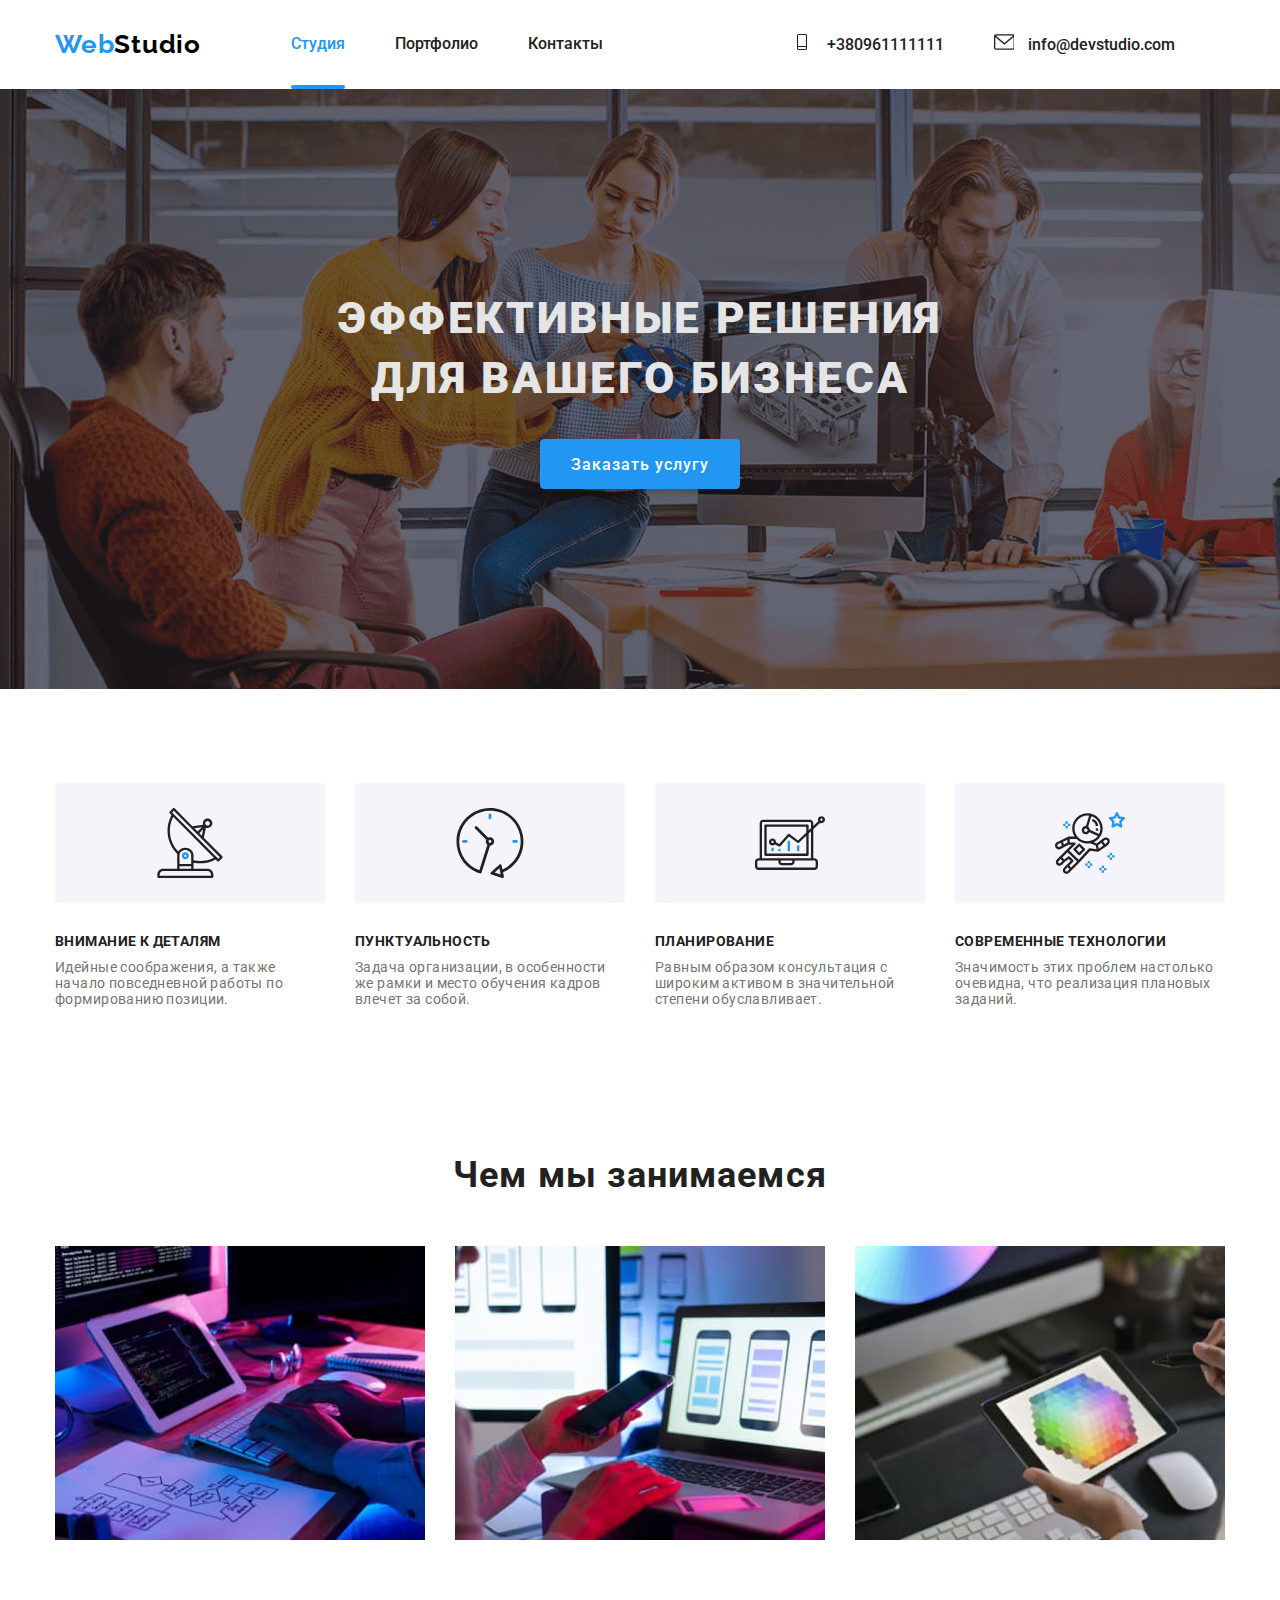
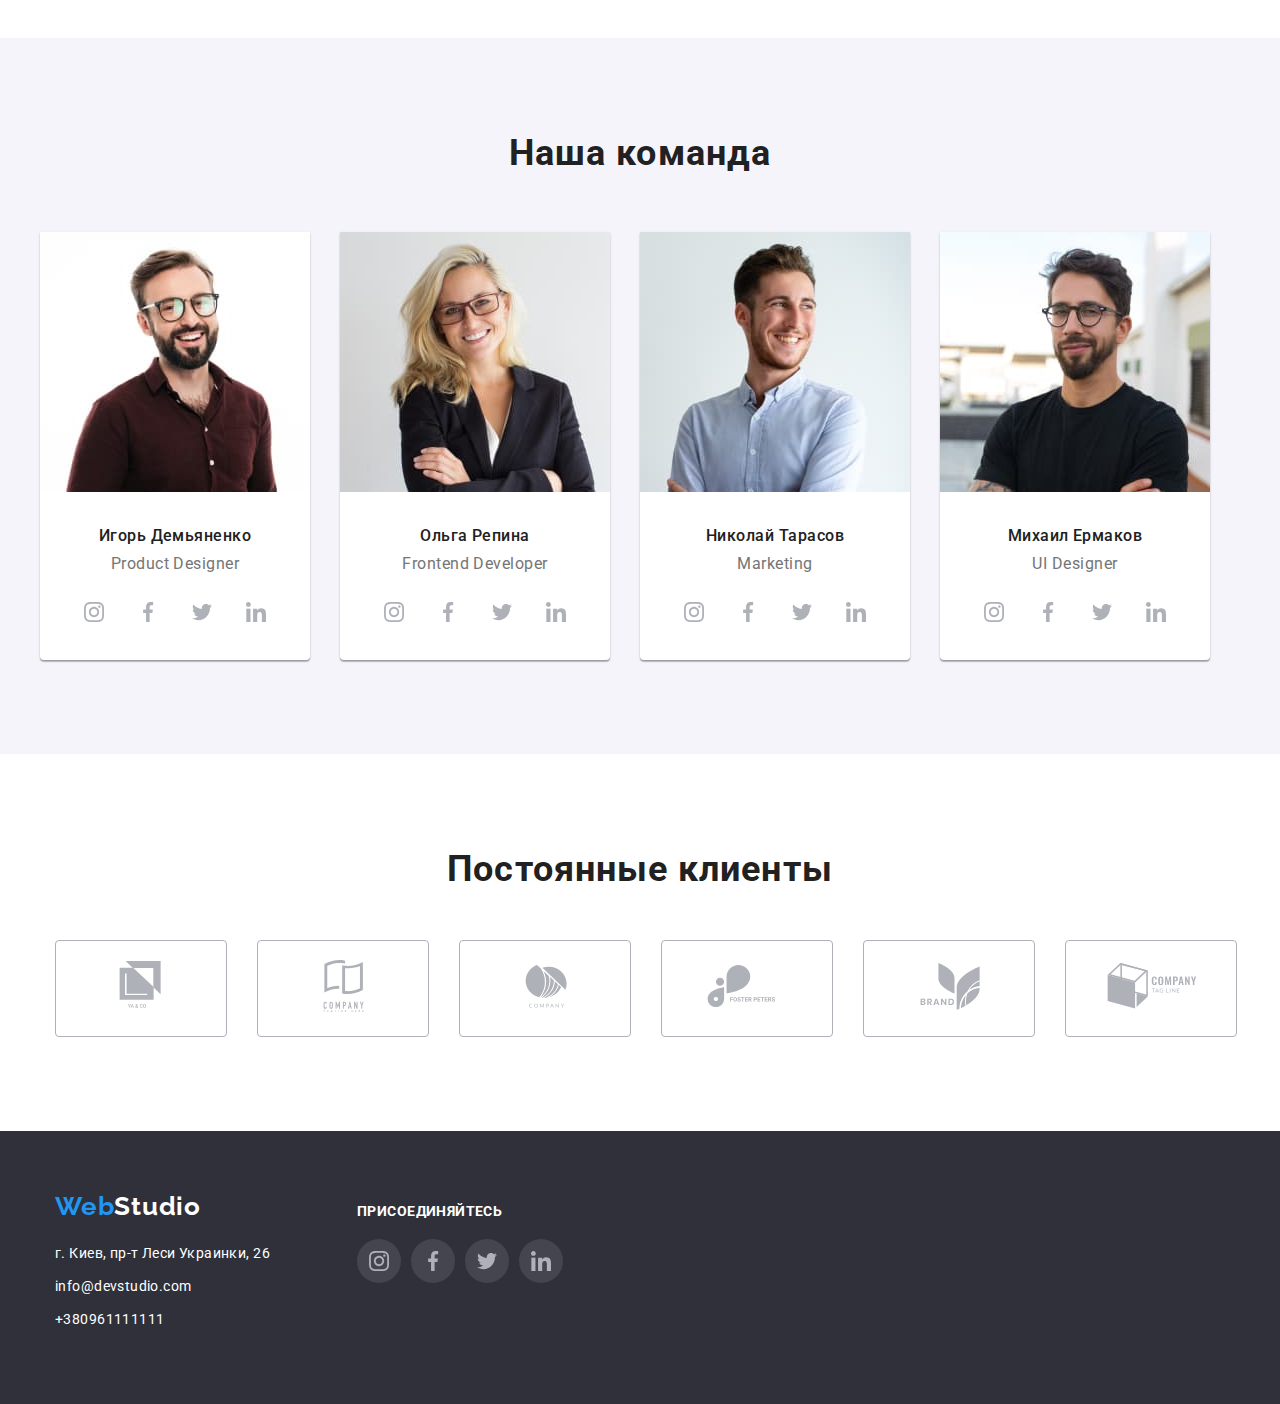
<file: index.html>
<!DOCTYPE html>
<html lang="ru">
  <head>
    <meta charset="UTF-8" />
    <link
      rel="stylesheet"
      href="https://cdnjs.cloudflare.com/ajax/libs/modern-normalize/1.0.0/modern-normalize.css"
    />
    <link
      href="https://fonts.googleapis.com/css2?family=Raleway:wght@700&family=Roboto:wght@400;500;700;900&display=swap"
      rel="stylesheet"
    />
    <link rel="stylesheet" href="css/styles.css" />
    <title>Web Studio</title>
  </head>
  <body>
    <!--=============HEADER-ШАПКА==============-->
    <header class="header">
      <div class="contanier">
        <nav class="navigation">
          <a class="webstudio" href="./index.html">
            <span class="web">Web</span>Studio</a
          >
          <ul class="navigation__list">
            <li class="navigation__item">
              <a class="current" href="./index.html">Студия</a>
            </li>
            <li class="navigation__item">
              <a href="./portfolio.html">Портфолио</a>
            </li>
            <li class="navigation__item">
              <a href="./index.html">Контакты</a>
            </li>
          </ul>
        </nav>
        <!--__________adress-contact___________-->
        <address class="adress">
          <ul class="navigation">
            <li class="navigation__item">
              <a href="tel:380961111111">
                <svg>
                  <use href="./images/sprite.svg#tel"></use></svg
                >+380961111111</a
              >
            </li>
            <li class="navigation__item">
              <a href="mailto:info@devstudio.com">
                <svg>
                  <use href="./images/sprite.svg#mail"></use>
                </svg>
                info@devstudio.com</a
              >
            </li>
          </ul>
        </address>
      </div>
    </header>
    <main>
      <!--==============HERO-ГЕРОЙ===============-->
      <section class="hero">
        <div class="contanier">
          <h1 class="hero_title">
            Эффективные решения <br />для вашего бизнеса
          </h1>
          <button class="button" type="button" data-modal-open>
            Заказать услугу
          </button>
        </div>
      </section>
      <!--=========ADVANTAGE-ПРЕМУЩЕСТВО=========-->
      <!--_____________ADVANTAGE-ITEM____________-->
      <section class="advantage">
        <div class="contanier">
          <h2 class="heading-main">Наши преимущества</h2>
          <ul class="advantage__list">
            <li class="advantage__card">
              <div class="svg-advantage">
                <svg>
                  <use href="./images/sprite.svg#antenna"></use>
                </svg>
              </div>
              <h3 class="advantage__heading">Внимание к деталям</h3>
              <p class="advantage__text">
                Идейные соображения, а также начало повседневной работы по
                формированию позиции.
              </p>
            </li>
            <li class="advantage__card">
              <div class="svg-advantage">
                <svg>
                  <use href="./images/sprite.svg#clock" width="70px"></use>
                </svg>
              </div>
              <h3 class="advantage__heading">Пунктуальность</h3>
              <p class="advantage__text">
                Задача организации, в особенности же рамки и место обучения
                кадров влечет за собой.
              </p>
            </li>
            <li class="advantage__card">
              <div class="svg-advantage">
                <svg>
                  <use href="./images/sprite.svg#diagram" width="70px"></use>
                </svg>
              </div>
              <h3 class="advantage__heading">Планирование</h3>
              <p class="advantage__text">
                Равным образом консультация с широким активом в значительной
                степени обуславливает.
              </p>
            </li>
            <li class="advantage__card">
              <div class="svg-advantage">
                <svg>
                  <use href="./images/sprite.svg#astronaut" width="70px"></use>
                </svg>
              </div>
              <h3 class="advantage__heading">Современные технологии</h3>
              <p class="advantage__text">
                Значимость этих проблем настолько очевидна, что реализация
                плановых заданий.
              </p>
            </li>
          </ul>
        </div>
      </section>
      <!--=============SERVICE-УСЛУГИ============-->
      <section class="service">
        <div class="contanier">
          <h2 class="heading-main">Чем мы занимаемся</h2>
          <ul class="service__list">
            <li class="service__img">
              <img
                src="./images/img.jpg"
                alt="Десктопные приложения"
                width="370"
              />
            </li>
            <li class="service__img">
              <img
                src="./images/img-1.jpg"
                alt="Мобильные приложения"
                width="370"
              />
            </li>
            <li class="service__img">
              <img
                src="./images/img-2.jpg"
                alt="Дизайнерские решения"
                width="370"
              />
            </li>
          </ul>
        </div>
      </section>
      <!--=============TEAM-КОМАНДА==============-->
      <section class="team">
        <div class="container">
          <h2 class="heading-main">Наша команда</h2>
          <ul class="team__list">
            <li class="team__card-items">
              <img
                src="./images/img-3.jpg"
                alt="Игорь Демьяненко"
                width="270"
              />
              <h3 class="team__name">Игорь Демьяненко</h3>
              <p class="team__post">Product Designer</p>
              <ul class="links">
                <li>
                  <a class="social-link" href="https://www.instagram.com/">
                    <svg>
                      <use href="./images/sprite.svg#instagram"></use>
                    </svg>
                  </a>
                </li>
                <li>
                  <a class="social-link" href="https://www.facebook.com/">
                    <svg>
                      <use href="./images/sprite.svg#facebook"></use>
                    </svg>
                  </a>
                </li>
                <li>
                  <a class="social-link" href="https://www.twitter.com">
                    <svg>
                      <use href="./images/sprite.svg#twitter"></use>
                    </svg>
                  </a>
                </li>
                <li>
                  <a class="social-link" href="https://www.linkedin.com">
                    <svg>
                      <use href="./images/sprite.svg#linkedin"></use>
                    </svg>
                  </a>
                </li>
              </ul>
            </li>
            <li class="team__card-items">
              <img src="./images/img-4.jpg" alt="Ольга Репина" width="270" />
              <h3 class="team__name">Ольга Репина</h3>
              <p class="team__post">Frontend Developer</p>
              <ul class="links">
                <li>
                  <a class="social-link" href="https://www.instagram.com/">
                    <svg>
                      <use href="./images/sprite.svg#instagram"></use>
                    </svg>
                  </a>
                </li>
                <li>
                  <a class="social-link" href="https://www.facebook.com/">
                    <svg>
                      <use href="./images/sprite.svg#facebook"></use>
                    </svg>
                  </a>
                </li>
                <li>
                  <a class="social-link" href="https://www.twitter.com">
                    <svg>
                      <use href="./images/sprite.svg#twitter"></use>
                    </svg>
                  </a>
                </li>
                <li>
                  <a class="social-link" href="https://www.linkedin.com">
                    <svg>
                      <use href="./images/sprite.svg#linkedin"></use>
                    </svg>
                  </a>
                </li>
              </ul>
            </li>
            <li class="team__card-items">
              <img src="./images/img-5.jpg" alt="Николай Тарасов" width="270" />
              <h3 class="team__name">Николай Тарасов</h3>
              <p class="team__post">Marketing</p>
              <ul class="links">
                <li>
                  <a class="social-link" href="https://www.instagram.com/">
                    <svg>
                      <use href="./images/sprite.svg#instagram"></use>
                    </svg>
                  </a>
                </li>
                <li>
                  <a class="social-link" href="https://www.facebook.com/">
                    <svg>
                      <use href="./images/sprite.svg#facebook"></use>
                    </svg>
                  </a>
                </li>
                <li>
                  <a class="social-link" href="https://www.twitter.com">
                    <svg>
                      <use href="./images/sprite.svg#twitter"></use>
                    </svg>
                  </a>
                </li>
                <li>
                  <a class="social-link" href="https://www.linkedin.com">
                    <svg>
                      <use href="./images/sprite.svg#linkedin"></use>
                    </svg>
                  </a>
                </li>
              </ul>
            </li>
            <li class="team__card-items">
              <img src="./images/img-6.jpg" alt="Михаил Ермаков" width="270" />
              <h3 class="team__name">Михаил Ермаков</h3>
              <p class="team__post">UI Designer</p>
              <ul class="links">
                <li>
                  <a class="social-link" href="https://www.instagram.com/">
                    <svg>
                      <use href="./images/sprite.svg#instagram"></use>
                    </svg>
                  </a>
                </li>
                <li>
                  <a class="social-link" href="https://www.facebook.com/">
                    <svg>
                      <use href="./images/sprite.svg#facebook"></use>
                    </svg>
                  </a>
                </li>
                <li>
                  <a class="social-link" href="https://www.twitter.com">
                    <svg>
                      <use href="./images/sprite.svg#twitter"></use>
                    </svg>
                  </a>
                </li>
                <li>
                  <a class="social-link" href="https://www.linkedin.com">
                    <svg>
                      <use href="./images/sprite.svg#linkedin"></use>
                    </svg>
                  </a>
                </li>
              </ul>
            </li>
          </ul>
        </div>
      </section>
      <!--================CLIENTS================-->
      <section class="client">
        <div class="contanier">
          <h4 class="heading-main">Постоянные клиенты</h4>
          <ul class="clients">
            <li class="card-client">
              <a href="">
                <svg>
                  <use href="./images/sprite.svg#client1"></use>
                </svg>
              </a>
            </li>
            <li class="card-client">
              <a href="">
                <svg>
                  <use href="./images/sprite.svg#client2"></use>
                </svg>
              </a>
            </li>
            <li class="card-client">
              <a href="">
                <svg>
                  <use href="./images/sprite.svg#client3"></use>
                </svg>
              </a>
            </li>
            <li class="card-client">
              <a href="">
                <svg>
                  <use href="./images/sprite.svg#client4"></use>
                </svg>
              </a>
            </li>
            <li class="card-client">
              <a href="">
                <svg>
                  <use href="./images/sprite.svg#client5"></use>
                </svg>
              </a>
            </li>
            <li class="card-client">
              <a href="">
                <svg>
                  <use href="./images/sprite.svg#client6"></use>
                </svg>
              </a>
            </li>
          </ul>
        </div>
      </section>
    </main>
    <!--=============FOOTER-ПОДВАЛ=============-->
    <footer class="footer">
      <div class="contanier">
        <address class="footer__item-adress">
          <div class="adress-list">
            <a class="webstudio" href="./index.html">
              <span class="web">Web</span>Studio</a
            >
            <!--______FOOTER-ADRESS_____-->
            <ul class="footer__adress">
              <li class="adress-link">
                <a href="https://goo.gl/maps/2c2kjHNSKJ136nSG8" target="_blank">
                  г. Киев, пр-т Леси Украинки, 26
                </a>
              </li>
              <li class="adress-link">
                <a href="mailto:info@devstudio.com">info@devstudio.com</a>
              </li>
              <li class="adress-link">
                <a href="tel:380961111111"> +380961111111 </a>
              </li>
            </ul>
          </div>
        </address>
        <!--____JOIN-LINKS-->
        <div class="join-link">
          <h2 class="join">ПРИСОЕДИНЯЙТЕСЬ</h2>
          <ul class="social-list-link">
            <li>
              <a class="social-link" href="https://www.instagram.com/">
                <svg>
                  <use href="./images/sprite.svg#instagram"></use>
                </svg>
              </a>
            </li>
            <li>
              <a class="social-link" href="https://www.facebook.com/">
                <svg>
                  <use href="./images/sprite.svg#facebook"></use>
                </svg>
              </a>
            </li>
            <li>
              <a class="social-link" href="https://www.twitter.com">
                <svg>
                  <use href="./images/sprite.svg#twitter"></use>
                </svg>
              </a>
            </li>
            <li>
              <a class="social-link" href="https://www.linkedin.com">
                <svg>
                  <use href="./images/sprite.svg#linkedin"></use>
                </svg>
              </a>
            </li>
          </ul>
        </div>
      </div>
    </footer>
    <!--===============MODAL-BTN==============-->
  </body>
</html>
</file>
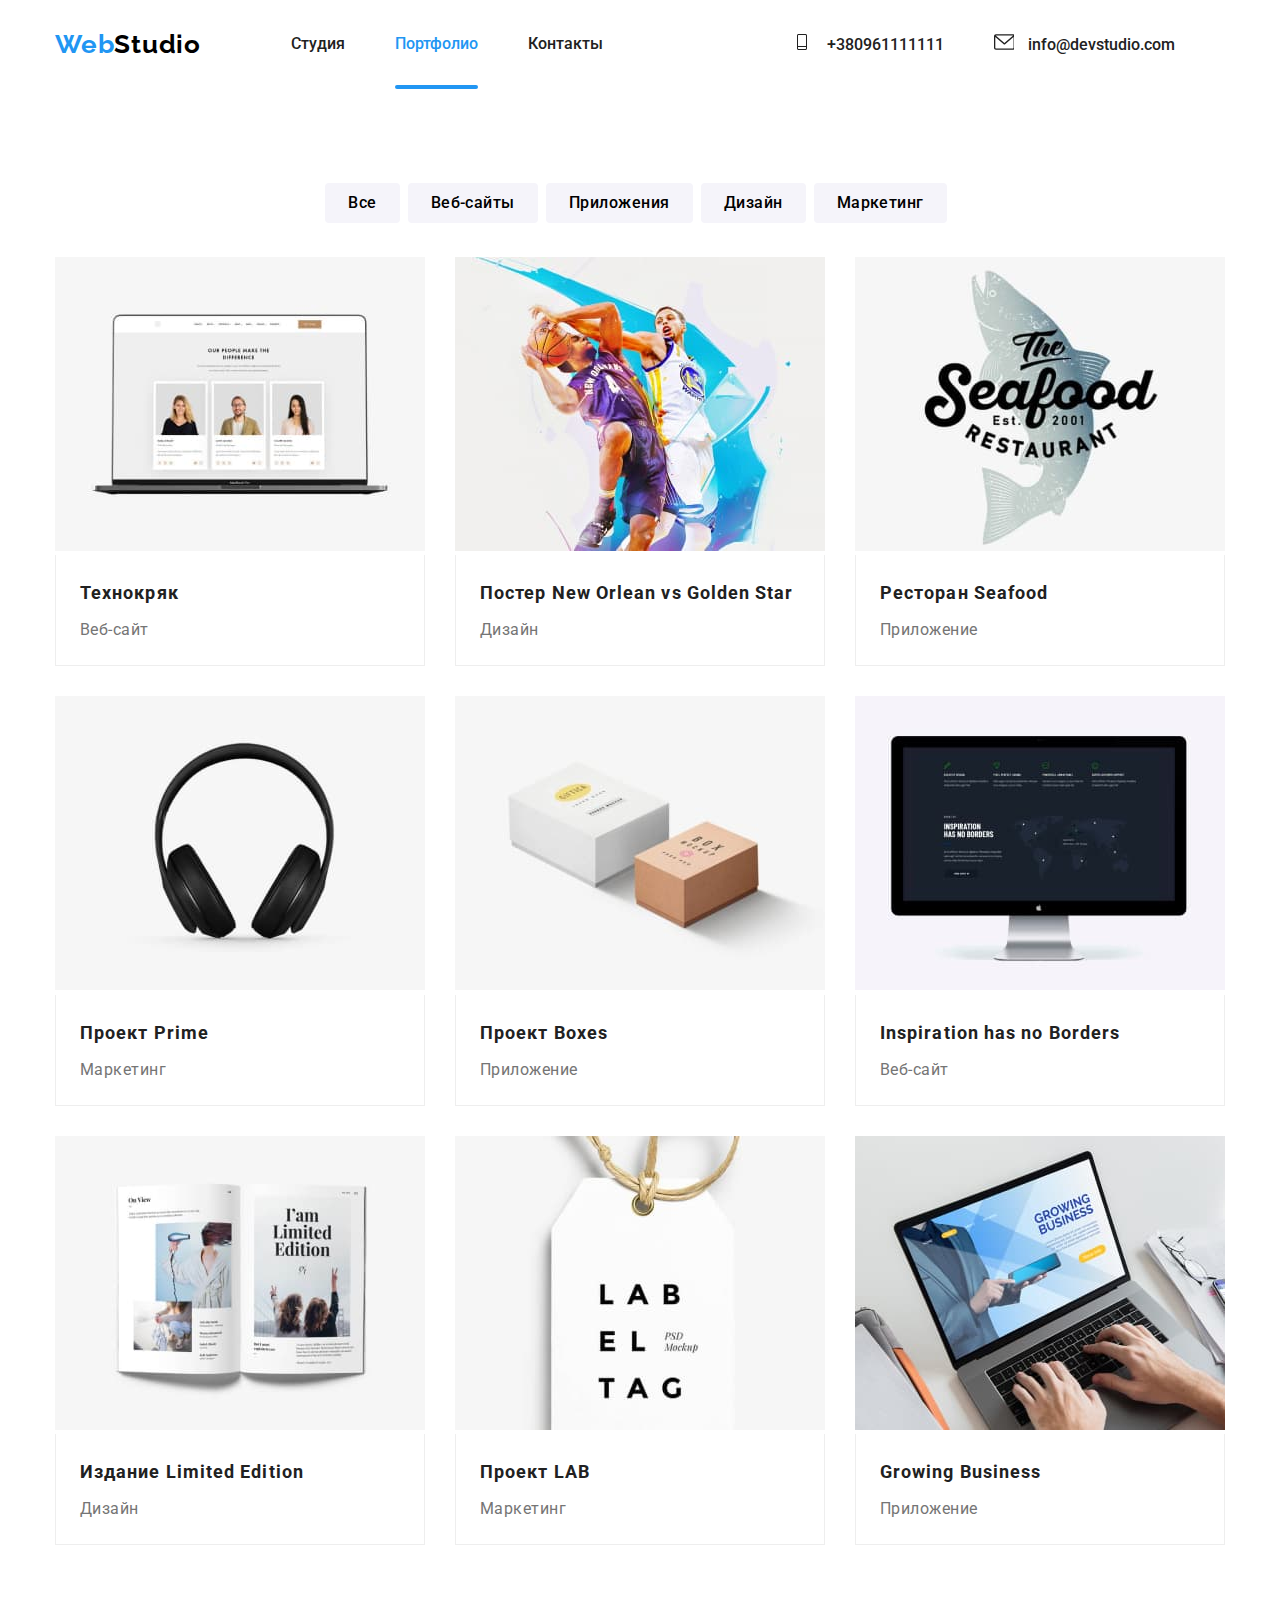
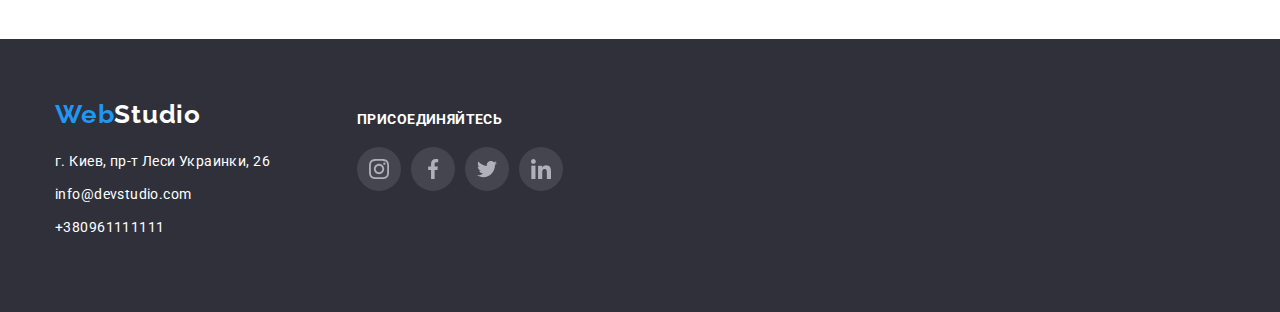
<file: portfolio.html>
<!DOCTYPE html>
<html lang="ru">
  <head>
    <meta charset="UTF-8" />
    <meta name="viewport" content="width=device-width, initial-scale=1.0" />
    <link
      rel="stylesheet"
      href="https://cdnjs.cloudflare.com/ajax/libs/modern-normalize/1.0.0/modern-normalize.css"
    />
    <link
      href="https://fonts.googleapis.com/css2?family=Raleway:wght@700&family=Roboto:wght@400;500;700;900&display=swap"
      rel="stylesheet"
    />
    <link rel="stylesheet" href="css/styles.css" />
    <title>Portfolio</title>
  </head>
  <body>
    <!--=============HEADER-ШАПКА==============-->
    <header class="header">
      <div class="contanier">
        <nav class="navigation">
          <a class="webstudio" href="./index.html">
            <span class="web">Web</span>Studio</a
          >
          <ul class="navigation__list">
            <li class="navigation__item">
              <a href="./index.html">Студия</a>
            </li>
            <li class="navigation__item">
              <a class="current" href="./portfolio.html">Портфолио</a>
            </li>
            <li class="navigation__item">
              <a href="./index.html">Контакты</a>
            </li>
          </ul>
        </nav>
        <!--__________adress-contact___________-->
        <address class="adress">
          <ul class="navigation">
            <li class="navigation__item">
              <a href="tel:380961111111">
                <svg>
                  <use href="./images/sprite.svg#tel"></use></svg
                >+380961111111</a
              >
            </li>
            <li class="navigation__item">
              <a href="mailto:info@devstudio.com">
                <svg>
                  <use href="./images/sprite.svg#mail"></use>
                </svg>
                info@devstudio.com</a
              >
            </li>
          </ul>
        </address>
      </div>
    </header>
    <!--==========GALERY FOR PORTFOLIO=========-->
    <main>
      <section class="galery">
        <div class="contanier">
          <ul class="galery__btn-list">
            <li><button class="galery__btn" type="button">Все</button></li>
            <li>
              <button class="galery__btn" type="button">Веб-сайты</button>
            </li>
            <li>
              <button class="galery__btn" type="button">Приложения</button>
            </li>
            <li><button class="galery__btn" type="button">Дизайн</button></li>
            <li>
              <button class="galery__btn" type="button">Маркетинг</button>
            </li>
          </ul>
          <!--================GALERY================-->
          <div class="galery__portfolio">
            <ul class="galery__card-list">
              <!-- технокряк -->
              <li class="galery__card-item">
                <div class="galery__item">
                  <a href="#">
                    <div class="galery__wrapper">
                      <img src="./images/img-7.jpg" alt="Технокряк" />
                    </div>
                    <div class="galery__footer-card">
                      <h2 class="galery__category--name">Технокряк</h2>
                      <p class="galery__category">Веб-сайт</p>
                    </div>
                  </a>
                </div>
              </li>
              <!-- постер New Orlean... -->
              <li class="galery__card-item">
                <div class="galery__item">
                  <a href="#">
                    <div class="galery__wrapper">
                      <img
                        src="./images/img-8.jpg"
                        alt="Постер New Orlean vs Golden Star"
                      />
                    </div>
                    <div class="galery__footer-card">
                      <h2 class="galery__category--name">
                        Постер New Orlean vs Golden Star
                      </h2>
                      <p class="galery__category">Дизайн</p>
                    </div>
                  </a>
                </div>
              </li>
              <!-- ресторан Seafood -->
              <li class="galery__card-item">
                <div class="galery__item">
                  <a href="#">
                    <div class="galery__wrapper">
                      <img src="./images/img-9.jpg" alt="Ресторан Seafood" />
                    </div>
                    <div class="galery__footer-card">
                      <h2 class="galery__category--name">Ресторан Seafood</h2>
                      <p class="galery__category">Приложение</p>
                    </div>
                  </a>
                </div>
              </li>
              <!-- проект Prime -->
              <li class="galery__card-item">
                <div class="galery__item">
                  <a href="#">
                    <div class="galery__wrapper">
                      <img src="./images/img-10.jpg" alt="Проект Prime" />
                    </div>
                    <div class="galery__footer-card">
                      <h2 class="galery__category--name">Проект Prime</h2>
                      <p class="galery__category">Маркетинг</p>
                    </div>
                  </a>
                </div>
              </li>
              <!-- проект Boxes -->
              <li class="galery__card-item">
                <div class="galery__item">
                  <a href="#">
                    <div class="galery__wrapper">
                      <img src="./images/img-11.jpg" alt="Проект Boxes" />
                    </div>
                    <div class="galery__footer-card">
                      <h2 class="galery__category--name">Проект Boxes</h2>
                      <p class="galery__category">Приложение</p>
                    </div>
                  </a>
                </div>
              </li>
              <!-- Inspiration... -->
              <li class="galery__card-item">
                <div class="galery__item">
                  <a href="#">
                    <div class="galery__wrapper">
                      <img
                        src="./images/img-12.jpg"
                        alt="Inspiration has no Borders"
                      />
                    </div>
                    <div class="galery__footer-card">
                      <h2 class="galery__category--name">
                        Inspiration has no Borders
                      </h2>
                      <p class="galery__category">Веб-сайт</p>
                    </div>
                  </a>
                </div>
              </li>
              <!--издание Limited Edition -->
              <li class="galery__card-item">
                <div class="galery__item">
                  <a href="#">
                    <div class="galery__wrapper">
                      <img
                        src="./images/img-13.jpg"
                        alt="Издание Limited Edition"
                      />
                    </div>
                    <div class="galery__footer-card">
                      <h2 class="galery__category--name">
                        Издание Limited Edition
                      </h2>
                      <p class="galery__category">Дизайн</p>
                    </div>
                  </a>
                </div>
              </li>
              <!-- проект LAB -->
              <li class="galery__card-item">
                <div class="galery__item">
                  <a href="#">
                    <div class="galery__wrapper">
                      <img src="./images/img-14.jpg" alt="Проект LAB" />
                    </div>
                    <div class="galery__footer-card">
                      <h2 class="galery__category--name">Проект LAB</h2>
                      <p class="galery__category">Маркетинг</p>
                    </div>
                  </a>
                </div>
              </li>
              <!-- Growing Business -->
              <li class="galery__card-item">
                <div class="galery__item">
                  <a href="#">
                    <div class="galery__wrapper">
                      <img src="./images/img-15.jpg" alt="Growing Business" />
                    </div>
                    <div class="galery__footer-card">
                      <h2 class="galery__category--name">Growing Business</h2>
                      <p class="galery__category">Приложение</p>
                    </div>
                  </a>
                </div>
              </li>
            </ul>
          </div>
        </div>
      </section>
    </main>
    <!--=============FOOTER-ПОДВАЛ=============-->
    <footer class="footer">
      <div class="contanier">
        <!--______FOOTER-ADRESS_____-->
        <address class="footer__item-adress">
          <div class="adress-list">
            <a class="webstudio" href="./index.html">
              <span class="web">Web</span>Studio</a
            >
            <!--______FOOTER-ADRESS_____-->
            <ul class="footer__adress">
              <li class="adress-link">
                <a href="https://goo.gl/maps/2c2kjHNSKJ136nSG8" target="_blank">
                  г. Киев, пр-т Леси Украинки, 26
                </a>
              </li>
              <li class="adress-link">
                <a href="mailto:info@devstudio.com">info@devstudio.com</a>
              </li>
              <li class="adress-link">
                <a href="tel:380961111111"> +380961111111 </a>
              </li>
            </ul>
          </div>
        </address>
        <!--____JOIN-LINKS-->
        <div class="join-link">
          <h2 class="join">ПРИСОЕДИНЯЙТЕСЬ</h2>
          <ul class="social-list-link">
            <li>
              <a class="social-link" href="https://www.instagram.com/">
                <svg>
                  <use href="./images/sprite.svg#instagram"></use>
                </svg>
              </a>
            </li>
            <li>
              <a class="social-link" href="https://www.facebook.com/">
                <svg>
                  <use href="./images/sprite.svg#facebook"></use>
                </svg>
              </a>
            </li>
            <li>
              <a class="social-link" href="https://www.twitter.com">
                <svg>
                  <use href="./images/sprite.svg#twitter"></use>
                </svg>
              </a>
            </li>
            <li>
              <a class="social-link" href="https://www.linkedin.com">
                <svg>
                  <use href="./images/sprite.svg#linkedin"></use>
                </svg>
              </a>
            </li>
          </ul>
        </div>
      </div>
    </footer>
  </body>
</html>
</file>
<file: css/styles.css>
:root {
  --main-font: "Roboto", sans-serif;
  --secondary-font: "Ralewey", sans-serif;
  --text-color-primary: #212121;
  --text-color-sacondary: #2196f3;
  --background-color-primary: #e5e5e5;
  --background-color-header: #ffffff;
  --text-color-white: #ffffff;
  --text-color-grey: #757575;
}

*,
*::before,
*::after {
  box-sizing: border-box;
  margin: 0px;
  padding: 0px;
}

body {
  font-family: var(--main-font);
  font-style: normal;
}

.visually-hidden {
  position: absolute !important;
  clip: rect(1px 1px 1px 1px); /* IE6, IE7 */
  clip: rect(1px, 1px, 1px, 1px);
  padding: 0 !important;
  border: 0 !important;
  height: 1px !important;
  width: 1px !important;
  overflow: hidden;
}

a {
  text-decoration: none;
  font-style: normal;
  color: var(--text-color-primary);
}
a:hover,
a:focus {
  color: var(--text-color-sacondary);
}

ul,
ol {
  list-style: none;
}
/*==============OTHERS============*/
/*_______web-studio______*/
.webstudio {
  font-family: Raleway;
  font-weight: bold;
  font-size: 26px;
  line-height: 1.19;
  letter-spacing: 0.03em;
  color: #000000;
}
.web {
  color: var(--text-color-sacondary);
}
/*_____end web-studio_____*/
.heading-main {
  /*___Чем занимаемся(заголовки)____ */
  text-align: center;
  margin-top: 94px;
  margin-bottom: 50px;
  height: 42px;

  font-weight: bold;
  font-size: 36px;
  line-height: 42px;
  letter-spacing: 0.03em;

  color: var(--text-color-primary);
}
.contanier {
  width: 1200px;
  padding-left: 15px;
  padding-right: 15px;
  margin-left: auto;
  margin-right: auto;
}
/*________MODAL-BTN_________*/
.backdrop {
  position: fixed;
  top: 0;
  left: 0;
  width: 100%;
  height: 100%;
  background-color: rgba(0, 0, 0, 0.5);
  transition: all 250ms linear;
}
.modal {
  position: absolute;
  top: 50%;
  left: 50%;
  transform: translate(-50%, -50%) scale(1);
  width: 528px;
  height: 581px;
  background-color: var(--text-color-white);
  transition: all 500ms linear 500ms;
}
.backdrop.is-hidden {
  opacity: 0;
  visibility: hidden;
  pointer-events: none;
  transition: all 500ms linear 500ms;
}
.backdrop.is-hidden .modal {
  transform: translate(-50%, -50%) scale(0);
  transition: all 250ms linear 250ms;
}
.close-btn {
  display: flex;
  position: absolute;
  top: 8px;
  right: 8px;
  padding: 0px;
  width: 30px;
  height: 30px;

  background-color: #ffffff;
  border: 1px solid rgba(0, 0, 0, 0.1);
  border-radius: 50%;
  cursor: pointer;
}
.close-btn svg {
  height: 30px;
}
/*==============END OTHERS=========*/
/*=============HEADER ШАПКА========*/
/*_________HEDER_________*/
.header {
  padding: 29px 0;
}
.header .contanier {
  display: flex;
  align-items: center;
}
/*________logo_________ */
.header .webstudio {
  margin-right: 90px;
}
.header .webstudio:hover,
.header .webstudio:focus {
  color: var(--text-color-sacondary);
}
/*___________NAVIGATION________ */
.navigation {
  display: flex;
  align-items: center;
  font-weight: 500;
}
.navigation__list {
  display: flex;
}
.navigation__item {
  position: relative;
}
.navigation__item:not(last-child) {
  margin-right: 50px;
}
.current {
  color: var(--text-color-sacondary);
}
.current:hover,
.current:focus {
  color: var(--text-color-sacondary);
}
.current::after {
  content: "";
  position: absolute;
  left: 0;
  bottom: -191%;
  display: block;
  width: 100%;
  height: 4px;
  background-color: var(--text-color-sacondary);
  border-radius: 2px;
}
.navigation svg {
  height: 16px;
  width: 20px;
  margin-right: 10px;
  fill: #212121;
}
.navigation__item:hover svg,
.navigation__item:focus svg {
  fill: var(--text-color-sacondary);
}
.header .adress {
  margin-left: auto;
  font-weight: 500;
}
/*============END HEADER ШАПКА=========*/
/*=============HERO-ГЕРОЙ==============*/
.hero {
  text-align: center;
  max-width: 1600px;
  height: 600px;
  margin-left: auto;
  margin-right: auto;
  background: linear-gradient(rgba(47, 48, 58, 0.4), rgba(47, 48, 58, 0.4)),
    url(../images/img_hero.png);
}
.hero_title {
  /*__Эффективные решения для вашего бизнеса__*/
  display: flex;
  text-align: center;
  justify-content: center;

  padding-top: 200px;
  margin-left: auto;
  margin-right: auto;

  font-weight: 900;
  font-size: 44px;
  line-height: 1.36;
  letter-spacing: 0.06em;
  text-transform: uppercase;
  color: var(--background-color-primary);
}
.button {
  /* ___BUTTON-Заказать-услугу___ */
  font-weight: 500;
  font-size: 16px;
  line-height: 1.87;
  letter-spacing: 0.06em;
  color: var(--background-color-header);
  background-color: var(--text-color-sacondary);
  padding: 10px 28px;
  width: 200px;
  height: 50px;
  border: 1px solid var(--text-color-sacondary);
  box-shadow: 0px 4px 4px rgba(0, 0, 0, 0.15);
  border-radius: 4px;
  cursor: pointer;
  margin-top: 30px;
}
/*=============END HERO-ГЕРОЙ===========*/
/*=========ADVANTAGE-ПРЕМУЩЕСТВО=========*/
/*____________ADVANTAGE-ITEM____________*/
.advantage .container {
  height: 290px;
}
.advantage .heading-main {
  display: none;
  color: transparent;
}
.advantage__list {
  display: flex;
  margin-top: 94px;
}
.advantage__card {
  width: 270px;
}
.advantage__card:not(:last-child) {
  margin-right: 30px;
}
.svg-advantage {
  display: flex;
  align-content: center;
  justify-content: center;
  width: 270px;
  height: 120px;
  margin-bottom: 30px;
  background: #f5f4fa;
  border-radius: 4px;
}
.svg-advantage svg {
  width: 70px;
}
.advantage__heading {
  display: flex;
  align-items: flex-start;
  align-content: flex-start;
  margin-bottom: 10px;
  width: 270px;
  font-weight: bold;
  font-size: 14px;
  letter-spacing: 0.03em;
  text-transform: uppercase;
  color: var(--text-color-primary);
}
.advantage__text {
  width: 270px;
  height: 101px;
  font-weight: normal;
  font-size: 14px;
  line-height: 1, 714;
  letter-spacing: 0.03em;
  color: var(--text-color-grey);
  display: flex;
  justify-content: center;
  flex-wrap: wrap;
}
/*=======END ADVANTAGE-ПРЕМУЩЕСТВО========*/
/*==============SERVICE-УСЛУГИ=============*/
.service .container {
  height: 386px;
}
.service .heading-main {
  margin-top: 94px;
  margin-bottom: 50px;
}
.service__list {
  display: flex;
  justify-content: space-between;
}
.service__img:not(:last-child) {
  margin-right: 30px;
}
/*===========END SERVICE-УСЛУГИ===========*/
/*=============TEAM-КОМАНДА==============*/
.team {
  background: #f5f4fa;
}
.team .heading-main {
  padding-top: 94px;
  padding-bottom: 50px;
}
/*__team-item__*/
.team__list {
  display: flex;
  margin-left: auto;
  margin-right: auto;
  width: 1200px;
  margin-top: 50px;
}
.team__card-items {
  height: 428px;
  margin-bottom: 94px;
  background-color: var(--text-color-white);
  box-shadow: 0px 1px 3px rgba(0, 0, 0, 0.12), 0px 1px 1px rgba(0, 0, 0, 0.14),
    0px 2px 1px rgba(0, 0, 0, 0.2);
  border-radius: 0px 0px 4px 4px;
  /* background-color: var(--background-color-header); */
}
.team__card-items:not(last-child) {
  margin-right: 30px;
}
.team__name {
  /*_____NAME-Имя______ */
  margin-top: 30px;
  text-align: center;
  font-weight: 500;
  font-size: 16px;
  line-height: 1, 19;
  letter-spacing: 0.03em;

  color: var(--text-color-primary);
}
.team__post {
  /* ____POST-Должность___ */
  margin-top: 10px;
  text-align: center;
  font-weight: normal;
  font-size: 16px;
  line-height: 1, 19;
  letter-spacing: 0.03em;

  color: var(--text-color-grey);
}
/*_____social-links_____*/
.links {
  /* _____LINKS_____ */
  display: flex;
  margin-left: auto;
  margin-right: auto;
  margin-top: 16px;
  width: 206px;
  height: 44px;
}
.social-link {
  display: flex;
  justify-content: center;
  align-content: center;
  width: 44px;
  height: 44px;
  background-color: white;
  border-radius: 50%;
}
.social-link:not(:last-child) {
  margin-right: 10px;
}
.social-link svg {
  width: 20px;
  fill: #afb1b8;
}
.social-link:hover,
.social-link:focus {
  background-color: var(--text-color-sacondary);
}
.social-link:hover svg,
.social-link:focus svg {
  fill: var(--text-color-white);
}
/*===========END TEAM-КОМАНДА============*/
/*================CLIENTS===============*/
.client .contanier {
  margin-bottom: 94px;
}
.clients {
  display: flex;
}
.card-client {
  display: flex;
  border: 1px solid #afb1b8;
  border-radius: 4px;
}
.card-client svg {
  width: 170px;
  height: 90px;
  fill: #afb1b8;
}
.card-client:not(:last-child) {
  margin-right: 30px;
}
.card-client:hover,
.card-client:focus {
  border-color: var(--text-color-sacondary);
}
.card-client:hover svg,
.card-client:focus svg {
  fill: var(--text-color-sacondary);
}
/*================END CLIENTS=============*/
/*============FOOTER-ПОДВАЛ==============*/
.footer {
  background-color: #2f303a;
}
.footer .contanier {
  display: flex;
}
.footer a {
  color: var(--text-color-white);
}
.footer .webstudio {
  margin-top: 60px;
  margin-bottom: 20px;

  display: inline-block;
  font-weight: bold;
  font-size: 26px;
  line-height: 1.19;
  letter-spacing: 0.03em;
}
/*____footer-adress____*/
.footer__item-adress {
  font-family: var(--main-font);
  font-style: normal;
  color: var(--text-color-white);
}
.footer__adress {
  padding-bottom: 9px;
  margin-bottom: 54px;
  font-weight: 400;
  font-size: 14px;
  line-height: 1.71;
  letter-spacing: 0.03em;
  color: var(--text-color-white);
  width: 232px;
}
.adress-link {
  font-weight: 400;
  font-size: 14px;
  line-height: 1.71;
  letter-spacing: 0.03em;
  color: var(--text-color-grey);
  width: 232px;
  padding-bottom: 9px;
}
.adress-link:nth-child(2),
.adress-link:nth-child(3) {
  color: rgba(255, 255, 255, 0.6);
}
/* ______JOIN-LINKS______ */
.join-link {
  margin-left: 70px;
  margin-right: 93px;
  width: 206px;
}
/*_____join-присоеденяйтесь_____*/
.join {
  margin-top: 72px;
  margin-bottom: 20px;
  font-weight: 700;
  font-size: 14px;
  line-height: 16px;
  letter-spacing: 0.03em;
  text-transform: uppercase;
  width: 100%;
  color: var(--background-color-header);
}
.social-list-link {
  display: flex;
  margin-top: 20px;
}
.social-link {
  margin-right: 10px;
  background: rgba(255, 255, 255, 0.1);
}
/*==========END FOOTER-ПОДВАЛ============*/
/*_______________________________________*/
/*_______________________________________*/
/*================PORTFOLIO==============*/
/*==========GALERY FOR PORTFOLIO=========*/
/*____galery-btn____ */
.galery__btn-list {
  display: flex;
  justify-content: center;
  margin-top: 94px;
  margin-bottom: 34px;
}
.galery__btn {
  font-weight: 500;
  font-size: 16px;
  line-height: 1.62;
  text-align: center;
  letter-spacing: 0.03em;
  background: #f5f4fa;
  border-radius: 4px;
  padding: 6px 22px;
  border: 1px solid transparent;
  cursor: pointer;
}
.galery__btn:hover,
.galery__btn:focus {
  background: var(--text-color-sacondary);
  color: var(--text-color-white);
  border-radius: 4px;
}
.galery__btn:not(last-child) {
  margin-right: 8px;
}
/*___end galery-bt___ */
/* ______GALERY_ITEM_______ */
.galery__portfolio {
  margin-bottom: 64px;
}
.galery__card-list {
  width: 1200px;
  display: flex;
  flex-wrap: wrap;
}
.galery__card-item {
  width: 370px;
  margin-bottom: 30px;
}
.galery__wrapper {
  position: relative;
  overflow: hidden;
}
.galery__card-item:not(:nth-child(3n)) {
  margin-right: 30px;
}
.galery__card-item:hover {
  box-shadow: 0px 1px 1px rgba(0, 0, 0, 0.12), 0px 4px 4px rgba(0, 0, 0, 0.06),
    1px 4px 6px rgba(0, 0, 0, 0.16);
}
.galery__footer-card {
  padding-top: 20px;
  padding-left: 24px;
  padding-bottom: 20px;
  border-bottom: 1px solid #eeeeee;
  border-right: 1px solid #eeeeee;
  border-left: 1px solid #eeeeee;
}
.galery__category--name {
  font-size: 18px;
  line-height: 36px;
  font-weight: bold;
  letter-spacing: 0.06em;

  color: var(--text-color-primary);
}
.galery__category {
  margin-top: 4px;
  font-weight: normal;
  font-size: 16px;
  line-height: 30px;
  font-weight: normal;
  letter-spacing: 0.03em;

  color: var(--text-color-grey);
}
/*==========END GALERY FOR PORTFOLIO=========*/
</file>
